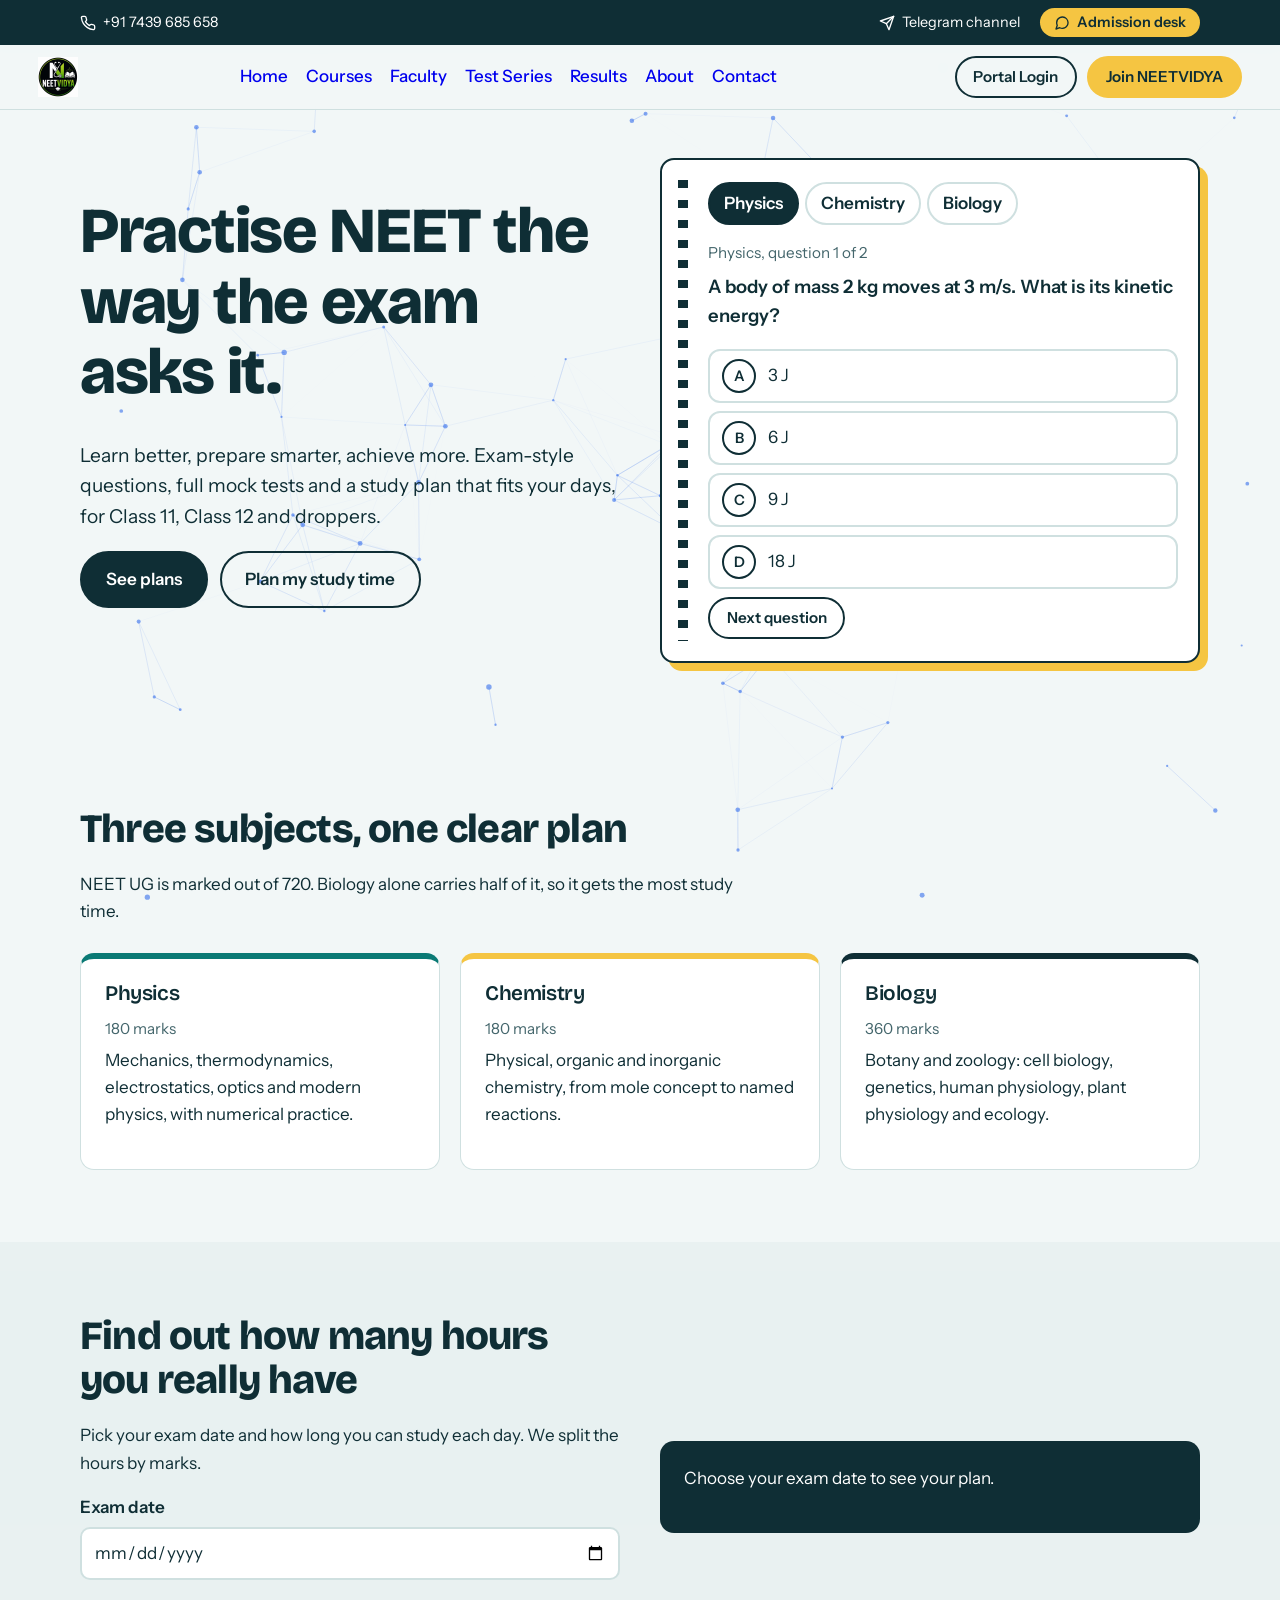
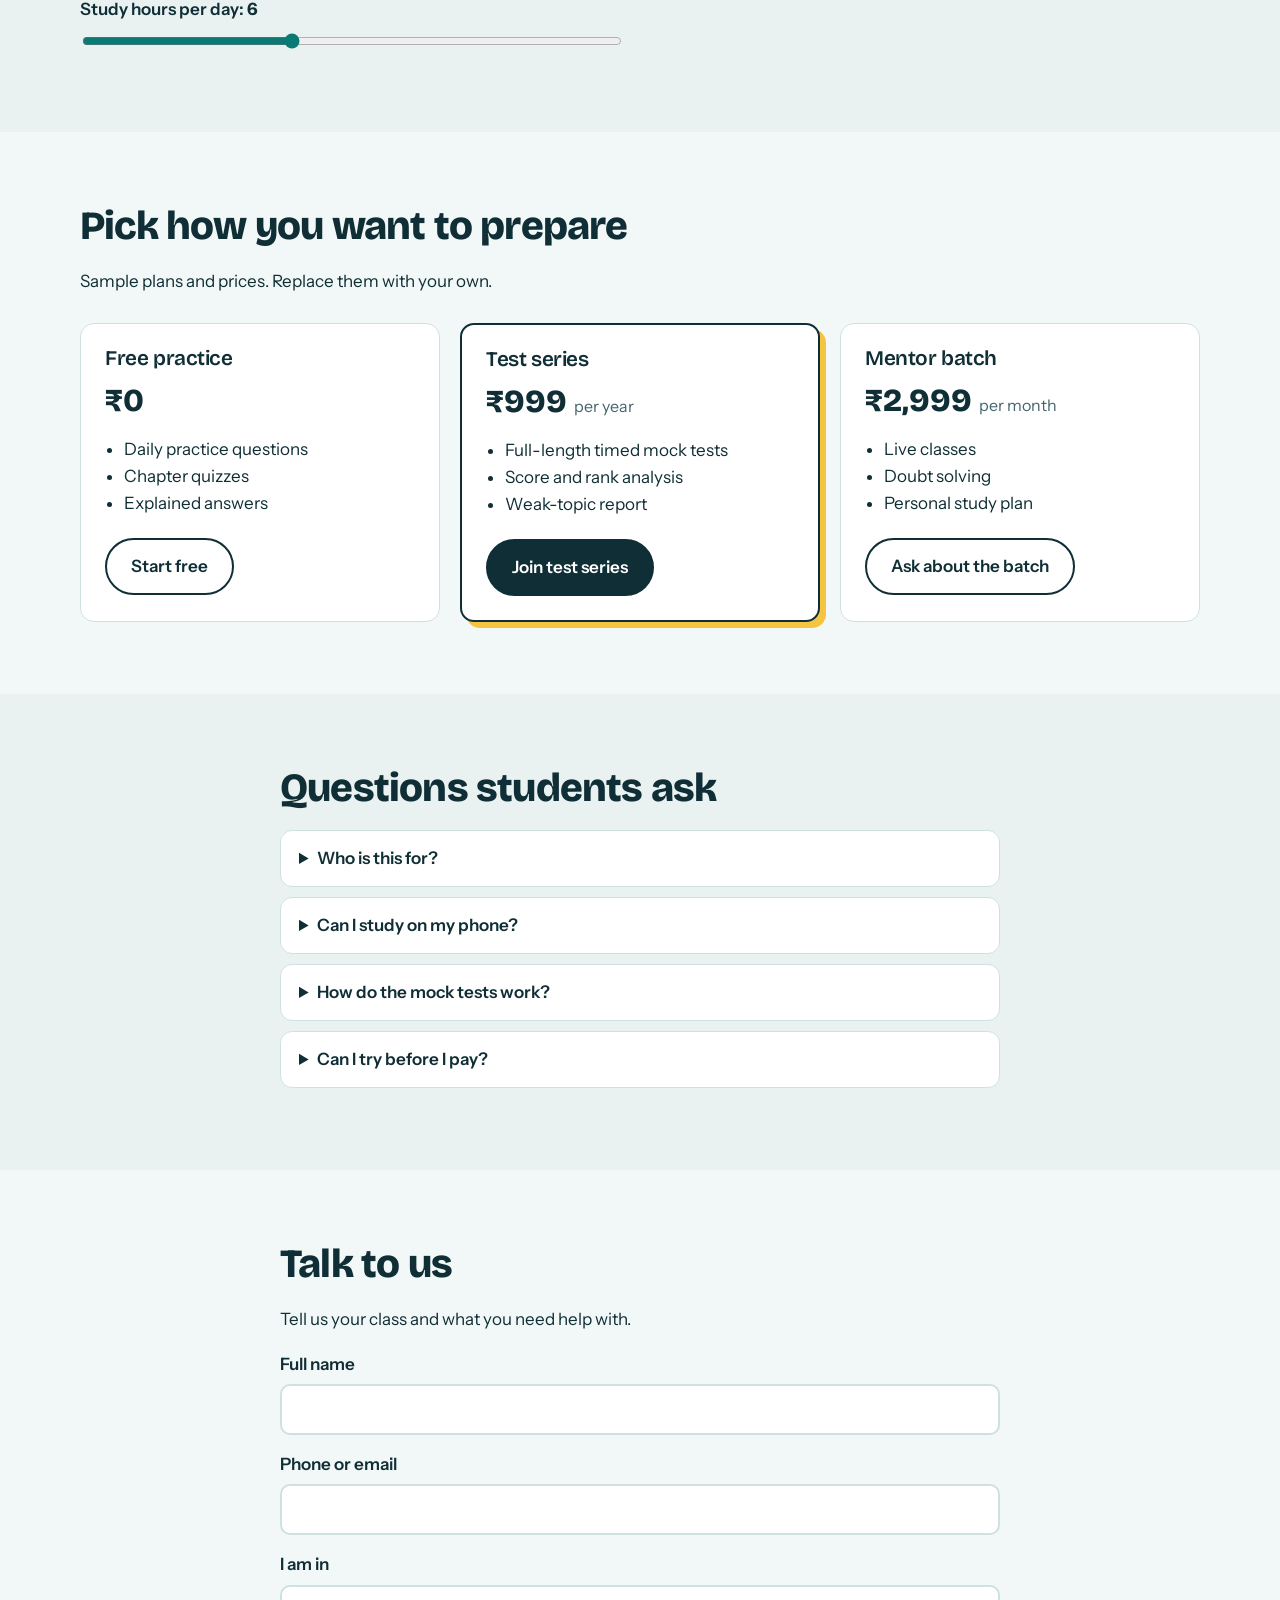
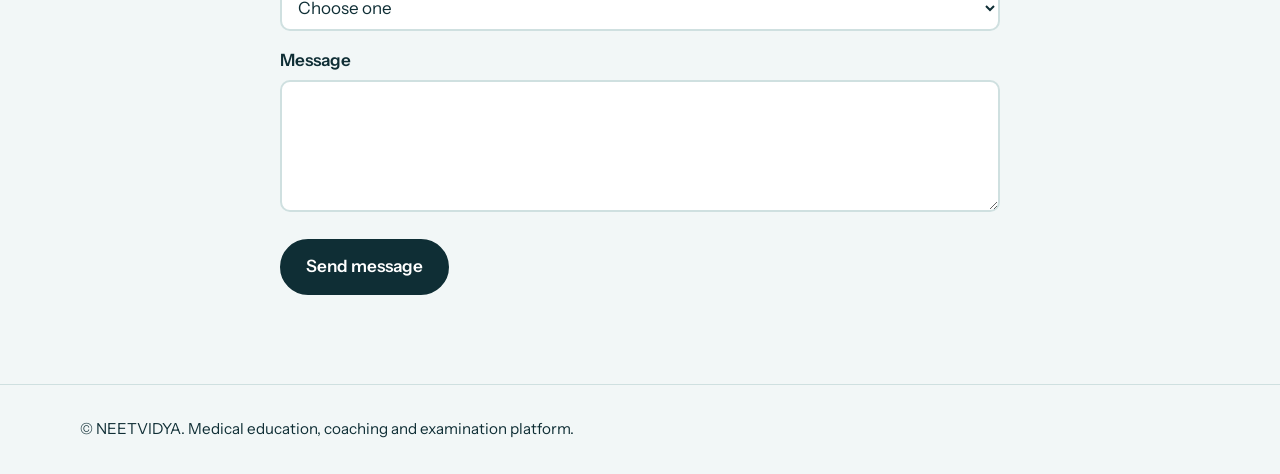
<file: index.html>
<!doctype html>
<html lang="en">
<head>
<meta charset="utf-8">
<meta name="viewport" content="width=device-width, initial-scale=1">
<title>NEETVIDYA | NEET practice, mock tests and study planner</title>
<meta name="description" content="Medical entrance prep: exam-style NEET questions, mock tests and a study planner.">
<link rel="preconnect" href="https://fonts.googleapis.com">
<link rel="preconnect" href="https://fonts.gstatic.com" crossorigin>
<link href="https://fonts.googleapis.com/css2?family=Bricolage+Grotesque:opsz,wght@12..96,600;12..96,800&family=Instrument+Sans:wght@400;500;600&display=swap" rel="stylesheet">
<link rel="stylesheet" href="style.css">
</head>
<body>
  <canvas id="bg" aria-hidden="true"></canvas>
<a class="skip" href="#practice">Skip to content</a>
<div class="topbar"><div class="wrap">
  <a href="tel:+91 7439 685 658">
    <svg class="ic" viewBox="0 0 24 24" aria-hidden="true"><path d="M22 16.92v3a2 2 0 0 1-2.18 2 19.79 19.79 0 0 1-8.63-3.07 19.5 19.5 0 0 1-6-6 19.79 19.79 0 0 1-3.07-8.67A2 2 0 0 1 4.11 2h3a2 2 0 0 1 2 1.72 12.84 12.84 0 0 0 .7 2.81 2 2 0 0 1-.45 2.11L8.09 9.91a16 16 0 0 0 6 6l1.27-1.27a2 2 0 0 1 2.11-.45 12.84 12.84 0 0 0 2.81.7A2 2 0 0 1 22 16.92z"/></svg>
    <span>+91  7439 685 658</span>
  </a>
  <a class="tg" href="https://t.me/neetvidya720official" target="_blank" rel="noopener" aria-label="Telegram channel">
    <svg class="ic" viewBox="0 0 24 24" aria-hidden="true"><line x1="22" y1="2" x2="11" y2="13"/><polygon points="22 2 15 22 11 13 2 9 22 2"/></svg>
    <span>Telegram channel</span>
  </a>
  <a class="adm" href="https://wa.me/91 7439 685 658?text=Hello%20NEETVIDYA%2C%20I%20want%20to%20know%20about%20admission." target="_blank" rel="noopener">
    <svg class="ic" viewBox="0 0 24 24" aria-hidden="true"><path d="M21 11.5a8.38 8.38 0 0 1-.9 3.8 8.5 8.5 0 0 1-7.6 4.7 8.38 8.38 0 0 1-3.8-.9L3 21l1.9-5.7a8.38 8.38 0 0 1-.9-3.8 8.5 8.5 0 0 1 4.7-7.6 8.38 8.38 0 0 1 3.8-.9h.5a8.48 8.48 0 0 1 8 8v.5z"/></svg>
    <span>Admission desk</span>
  </a>
</div></div>
<header class="top"><div class="wrap bar">
  <a class="logo" href="#top"><img src="logo1.jpeg" alt="NEETVIDYA"></a>
  <button id="menu" class="burger" aria-expanded="false" aria-controls="nav">Menu</button>
  <nav id="nav" aria-label="Main">
    <ul class="links">
      <li><a href="#top">Home</a></li>
      <li><a href="courses.html">Courses</a></li>
      <li><a href="#faculty">Faculty</a></li>
      <li><a href="#plans">Test Series</a></li>
      <li><a href="#results">Results</a></li>
      <li><a href="#about">About</a></li>
      <li><a href="#contact">Contact</a></li>
    </ul>
    <div class="acts">
      <a class="btn alt sm" href="#">Portal Login</a>
      <a class="btn pen sm" href="#contact">Join NEETVIDYA</a>
    </div>
  </nav>
</div></header>

<main>
<section id="practice" class="hero"><div class="wrap grid2">
  <div>
    <h1>Practise NEET the way the exam asks it.</h1>
    <p class="lead">Learn better, prepare smarter, achieve more. Exam-style questions, full mock tests and a study plan that fits your days, for Class 11, Class 12 and droppers.</p>
    <p class="cta"><a class="btn" href="#plans">See plans</a> <a class="btn alt" href="#planner">Plan my study time</a></p>
  </div>
  <div class="omr">
    <div class="tabs" role="group" aria-label="Choose a subject">
      <button type="button" aria-pressed="true">Physics</button>
      <button type="button" aria-pressed="false">Chemistry</button>
      <button type="button" aria-pressed="false">Biology</button>
    </div>
    <p id="qno" class="meta"></p>
    <p id="qtext" class="q"></p>
    <div id="opts"></div>
    <div id="fb" class="fb" role="status" hidden></div>
    <button id="next" class="btn alt sm" type="button" hidden>Next question</button>
  </div>
</div></section>

<section id="subjects"><div class="wrap">
  <h2>Three subjects, one clear plan</h2>
  <p>NEET UG is marked out of 720. Biology alone carries half of it, so it gets the most study time.</p>
  <div class="cards3">
    <article id="phy" class="card c1"><h3>Physics</h3><p class="meta">180 marks</p><p>Mechanics, thermodynamics, electrostatics, optics and modern physics, with numerical practice.</p></article>
    <article class="card c2"><h3>Chemistry</h3><p class="meta">180 marks</p><p>Physical, organic and inorganic chemistry, from mole concept to named reactions.</p></article>
    <article class="card c3"><h3>Biology</h3><p class="meta">360 marks</p><p>Botany and zoology: cell biology, genetics, human physiology, plant physiology and ecology.</p></article>
  </div>
</div></section>

<section id="planner" class="tint"><div class="wrap grid2">
  <div>
    <h2>Find out how many hours you really have</h2>
    <p>Pick your exam date and how long you can study each day. We split the hours by marks.</p>
    <form id="plan">
      <label for="date">Exam date</label>
      <input id="date" name="date" type="date">
      <label for="hours">Study hours per day: <b id="hv">6</b></label>
      <input id="hours" name="hours" type="range" min="1" max="14" value="6">
    </form>
  </div>
  <div class="panel" id="planout" aria-live="polite"></div>
</div></section>

<section id="plans"><div class="wrap">
  <h2>Pick how you want to prepare</h2>
  <p>Sample plans and prices. Replace them with your own.</p>
  <div class="cards3">
    <article class="card"><h3>Free practice</h3><p class="price">₹0</p><ul><li>Daily practice questions</li><li>Chapter quizzes</li><li>Explained answers</li></ul><a class="btn alt" href="#contact">Start free</a></article>
    <article class="card pick"><h3>Test series</h3><p class="price">₹999 <small>per year</small></p><ul><li>Full-length timed mock tests</li><li>Score and rank analysis</li><li>Weak-topic report</li></ul><a class="btn" href="#contact">Join test series</a></article>
    <article class="card"><h3>Mentor batch</h3><p class="price">₹2,999 <small>per month</small></p><ul><li>Live classes</li><li>Doubt solving</li><li>Personal study plan</li></ul><a class="btn alt" href="#contact">Ask about the batch</a></article>
  </div>
</div></section>

<section id="faq" class="tint"><div class="wrap narrow">
  <h2>Questions students ask</h2>
  <details><summary>Who is this for?</summary><p>Students in Class 11 and 12, and droppers who are preparing for NEET UG.</p></details>
  <details><summary>Can I study on my phone?</summary><p>Yes. Every page works on phones, tablets and laptops.</p></details>
  <details><summary>How do the mock tests work?</summary><p>They are timed and follow the exam pattern, so you practise pacing as well as answers.</p></details>
  <details><summary>Can I try before I pay?</summary><p>Yes. Free practice questions are open to everyone, with no sign-up.</p></details>
</div></section>

<section id="contact"><div class="wrap narrow">
  <h2>Talk to us</h2>
  <p>Tell us your class and what you need help with.</p>
  <form id="contactform" novalidate>
    <label for="fullname">Full name</label><input id="fullname" name="fullname" required autocomplete="name">
    <label for="phone">Phone or email</label><input id="phone" name="phone" required autocomplete="tel">
    <label for="goal">I am in</label>
    <select id="goal" name="goal" required><option value="">Choose one</option><option>Class 11</option><option>Class 12</option><option>Dropper</option></select>
    <label for="msg">Message</label><textarea id="msg" name="msg" rows="4"></textarea>
    <button class="btn" type="submit">Send message</button>
    <p id="sent" role="status"></p>
  </form>
</div></section>
</main>

<footer><div class="wrap">© <span id="yr"></span> NEETVIDYA. Medical education, coaching and examination platform.</div></footer>
<script src="questions.js" defer></script>
<script src="script.js" defer></script>
</body>
</html>
</file>
<file: style.css>
:root{--ink:#0f2e35;--paper:#f2f7f7;--teal:#0b7a75;--pencil:#f5c542;--bad:#b3261e;--good:#1b7a4b;--line:#cfe0e0}
*{box-sizing:border-box}
html{scroll-behavior:smooth;scroll-padding-top:76px}
body{margin:0;font:400 1.0625rem/1.6 "Instrument Sans",system-ui,sans-serif;color:var(--ink);background:var(--paper)}
h1,h2,h3{font-family:"Bricolage Grotesque",system-ui,sans-serif;line-height:1.1;margin:0 0 .5em;letter-spacing:-.02em}
h1{font-size:clamp(2.3rem,6vw,4rem);font-weight:800}
h2{font-size:clamp(1.7rem,4vw,2.5rem);font-weight:800}
h3{font-size:1.3rem;font-weight:600}
p{margin:0 0 1em;max-width:62ch}
.wrap{width:min(1120px,92%);margin-inline:auto}
.narrow{max-width:720px}
section{padding:72px 0}
.tint{background:rgba(227,238,238,.65)}
:focus-visible{outline:3px solid var(--teal);outline-offset:3px}
.skip{position:absolute;left:-999px}.skip:focus{left:8px;top:8px;background:#fff;padding:8px;z-index:20}
.meta{color:#44666c;font-size:.95rem;margin-bottom:.4em}

/* header */
.top{position:sticky;top:0;z-index:10;background:rgba(242,247,247,.95);backdrop-filter:blur(6px);border-bottom:1px solid var(--line)}
.bar{display:flex;align-items:center;justify-content:space-between;min-height:64px;flex-wrap:wrap}
.logo{font:800 1.4rem "Bricolage Grotesque",sans-serif;text-decoration:none;color:var(--ink)}.logo span{color:var(--teal)}
nav{display:none;width:100%;flex-direction:column;gap:4px;padding-bottom:12px}
nav.open{display:flex}
nav a:not(.btn){padding:10px 4px;text-decoration:none;font-weight:500}
nav a:not(.btn):hover{color:var(--teal)}
.burger{font:inherit;font-weight:600;background:none;border:2px solid var(--ink);border-radius:999px;padding:6px 16px;cursor:pointer;color:var(--ink)}

/* buttons */
.btn{display:inline-block;font:inherit;font-weight:600;padding:.75em 1.4em;border-radius:999px;border:2px solid var(--ink);background:var(--ink);color:#fff;text-decoration:none;cursor:pointer;text-align:center}
.btn:hover{background:var(--teal);border-color:var(--teal);color:#fff}
.btn.alt{background:transparent;color:var(--ink)}.btn.alt:hover{background:var(--ink);border-color:var(--ink);color:#fff}
.btn.pen{background:var(--pencil);border-color:var(--pencil);color:var(--ink)}.btn.pen:hover{background:var(--ink);border-color:var(--ink);color:#fff}
.btn.sm{padding:.45em 1.1em;font-size:.95rem}
.cta{display:flex;flex-wrap:wrap;gap:12px}

/* hero + OMR card */
.hero{padding-top:48px}
.grid2{display:grid;gap:40px;align-items:center}
.lead{font-size:1.2rem}
.omr{position:relative;background:#fff;border:2px solid var(--ink);border-radius:14px;padding:22px 20px 22px 46px;box-shadow:8px 8px 0 var(--pencil)}
.omr::before{content:"";position:absolute;left:16px;top:20px;bottom:20px;width:10px;background:repeating-linear-gradient(var(--ink) 0 8px,transparent 8px 20px)}
.tabs{display:flex;gap:6px;flex-wrap:wrap;margin-bottom:16px}
.tabs button{font:inherit;font-weight:600;padding:6px 14px;border-radius:999px;border:2px solid var(--line);background:#fff;color:var(--ink);cursor:pointer}
.tabs button[aria-pressed=true]{background:var(--ink);border-color:var(--ink);color:#fff}
.q{font-weight:600;font-size:1.15rem}
.opt{display:flex;gap:12px;align-items:center;width:100%;text-align:left;padding:8px 12px;margin:8px 0;border:2px solid var(--line);border-radius:12px;background:#fff;font:inherit;color:var(--ink);cursor:pointer}
.opt:hover:not(:disabled){border-color:var(--teal)}
.opt:disabled{cursor:default;color:var(--ink)}
.opt i{flex:none;width:34px;height:34px;display:grid;place-items:center;border:2px solid var(--ink);border-radius:50%;font:600 .9rem "Instrument Sans",sans-serif}
.opt.sel i{background:var(--ink);color:#fff}
.opt.ok{border-color:var(--good)}.opt.ok i{background:var(--good);border-color:var(--good);color:#fff}
.opt.no{border-color:var(--bad)}.opt.no i{background:var(--bad);border-color:var(--bad);color:#fff}
.fb{margin:12px 0;padding:12px 14px;background:#eef6f6;border-radius:10px}

/* cards */
.cards3{display:grid;gap:20px;margin-top:28px}
.card{background:#fff;border:1px solid var(--line);border-radius:14px;padding:24px}
.c1{border-top:6px solid var(--teal)}.c2{border-top:6px solid var(--pencil)}.c3{border-top:6px solid var(--ink)}
.card.pick{border:2px solid var(--ink);box-shadow:6px 6px 0 var(--pencil)}
.price{font:800 2rem "Bricolage Grotesque",sans-serif;margin-bottom:.5em}.price small{font:400 1rem "Instrument Sans",sans-serif;color:#44666c}
.card ul{padding-left:1.1em;margin:0 0 1.2em}

/* planner */
form label{display:block;font-weight:600;margin:16px 0 6px}
input,select,textarea{width:100%;font:inherit;padding:10px 12px;border:2px solid var(--line);border-radius:10px;background:#fff;color:var(--ink)}
input[type=range]{padding:0;accent-color:var(--teal)}
#contactform .btn{margin-top:18px}
.panel{background:var(--ink);color:#fff;border-radius:14px;padding:24px}
.panel p{max-width:none}
.row{display:grid;grid-template-columns:80px 1fr 56px;gap:12px;align-items:center;margin:10px 0}
.bar2,.row .bar{height:12px;background:#ffffff26;border-radius:6px;overflow:hidden}.row .bar b{display:block;height:100%;background:var(--pencil)}
.panel small{opacity:.8}

/* faq, footer */
details{background:#fff;border:1px solid var(--line);border-radius:12px;padding:14px 18px;margin:10px 0}
summary{font-weight:600;cursor:pointer}
details p{margin:10px 0 0}
#sent{margin-top:14px;font-weight:600;color:var(--good)}
footer{padding:32px 0;border-top:1px solid var(--line);font-size:.95rem}

@media(min-width:820px){
  .burger{display:none}
  nav{display:flex;flex-direction:row;align-items:center;gap:24px;width:auto;padding:0}
  .grid2{grid-template-columns:1fr 1fr}
  .cards3{grid-template-columns:repeat(3,1fr)}
}
@media(prefers-reduced-motion:reduce){html{scroll-behavior:auto}}

#phy:hover{
  background-color: #f5c542;
}
/* Animated background */
#bg{position:fixed;inset:0;width:100%;height:100%;z-index:-1;pointer-events:none}

/* Top contact bar */
.topbar{background:var(--ink);color:#fff;font-size:.9rem}
.topbar .wrap{display:flex;flex-wrap:wrap;justify-content:flex-start;align-items:center;gap:6px 20px;padding:8px 0}
.topbar a{display:inline-flex;align-items:center;gap:7px;color:#fff;text-decoration:none;padding:2px 0}
.topbar a:first-child{margin-right:auto}
.topbar a:hover{color:var(--pencil)}
.topbar .adm{background:var(--pencil);color:var(--ink);padding:3px 14px;border-radius:999px;font-weight:600}
.topbar .adm:hover{background:#fff;color:var(--ink)}
.topbar a:focus-visible{outline-color:#fff}
.ic{width:16px;height:16px;fill:none;stroke:currentColor;stroke-width:2;stroke-linecap:round;stroke-linejoin:round;flex:none}
@media(max-width:560px){.tg span{display:none}}

/* New header */
.top .wrap{width:min(1280px,94%)}
.logo img{display:block;height:40px;width:auto}
.top .burger{display:inline-block}
.top nav{display:none;width:100%;flex-direction:column;align-items:stretch;gap:14px;padding:8px 0 16px}
.top nav.open{display:flex}
.links{list-style:none;margin:0;padding:0;display:flex;flex-direction:column}
.top .links a{display:block;padding:11px 4px;text-decoration:none;font-weight:500;white-space:nowrap;border-bottom:1px solid var(--line)}
.top .links a:hover,.top .links a[aria-current]{color:var(--teal)}
.acts{display:flex;flex-wrap:wrap;gap:10px}
.acts .btn{white-space:nowrap}

@media(min-width:1180px){
  .top .burger{display:none}
  .top nav{display:flex;flex-direction:row;align-items:center;flex:1;width:auto;gap:16px;padding:0}
  .links{flex-direction:row;gap:18px;margin-inline:auto}
  .top .links a{border:0;padding:6px 0;position:relative}
  .top .links a::after{content:"";position:absolute;left:0;right:0;bottom:0;height:2px;background:var(--teal);transform:scaleX(0);transition:transform .25s ease}
  .top .links a:hover::after,.top .links a[aria-current]::after{transform:scaleX(1)}
}
@media(prefers-reduced-motion:reduce){.top .links a::after{transition:none}}
</file>
